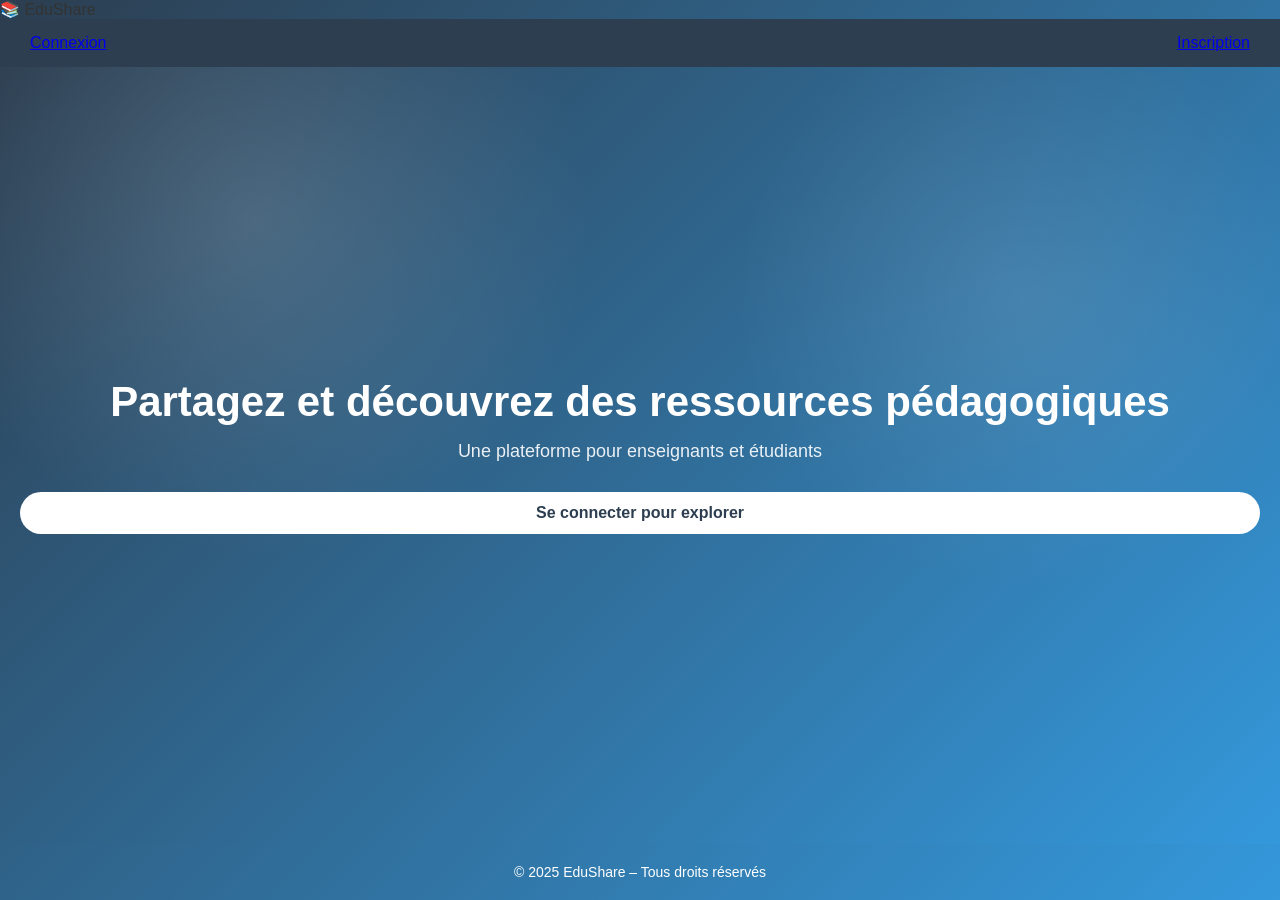
<file: index.html>
<!DOCTYPE html>
<html lang="fr">
<head>
  <meta charset="UTF-8">
  <meta name="viewport" content="width=device-width, initial-scale=1.0">
  <title>EduShare – Ressources Pédagogiques</title>
  <link rel="stylesheet" href="css/style.css">
</head>
<body>


  <header>
    <div class="logo">📚 EduShare</div>
    <nav>
      <a href="http://localhost/ressources-pedagogiques/pages/login.php">Connexion</a>
      <a href="http://localhost/ressources-pedagogiques/pages/register.php">Inscription</a>
    </nav>
  </header>

  <section class="hero">
    <h1>Partagez et découvrez des ressources pédagogiques</h1>
    <p>Une plateforme pour enseignants et étudiants</p>
    <a href="http://localhost/ressources-pedagogiques/pages/login.php" class="btn">Se connecter pour explorer</a>
  </section>

  <footer>
    <p>© 2025 EduShare – Tous droits réservés</p>
  </footer>

  <script src="js/main.js"></script>
</body>
</html>
</file>
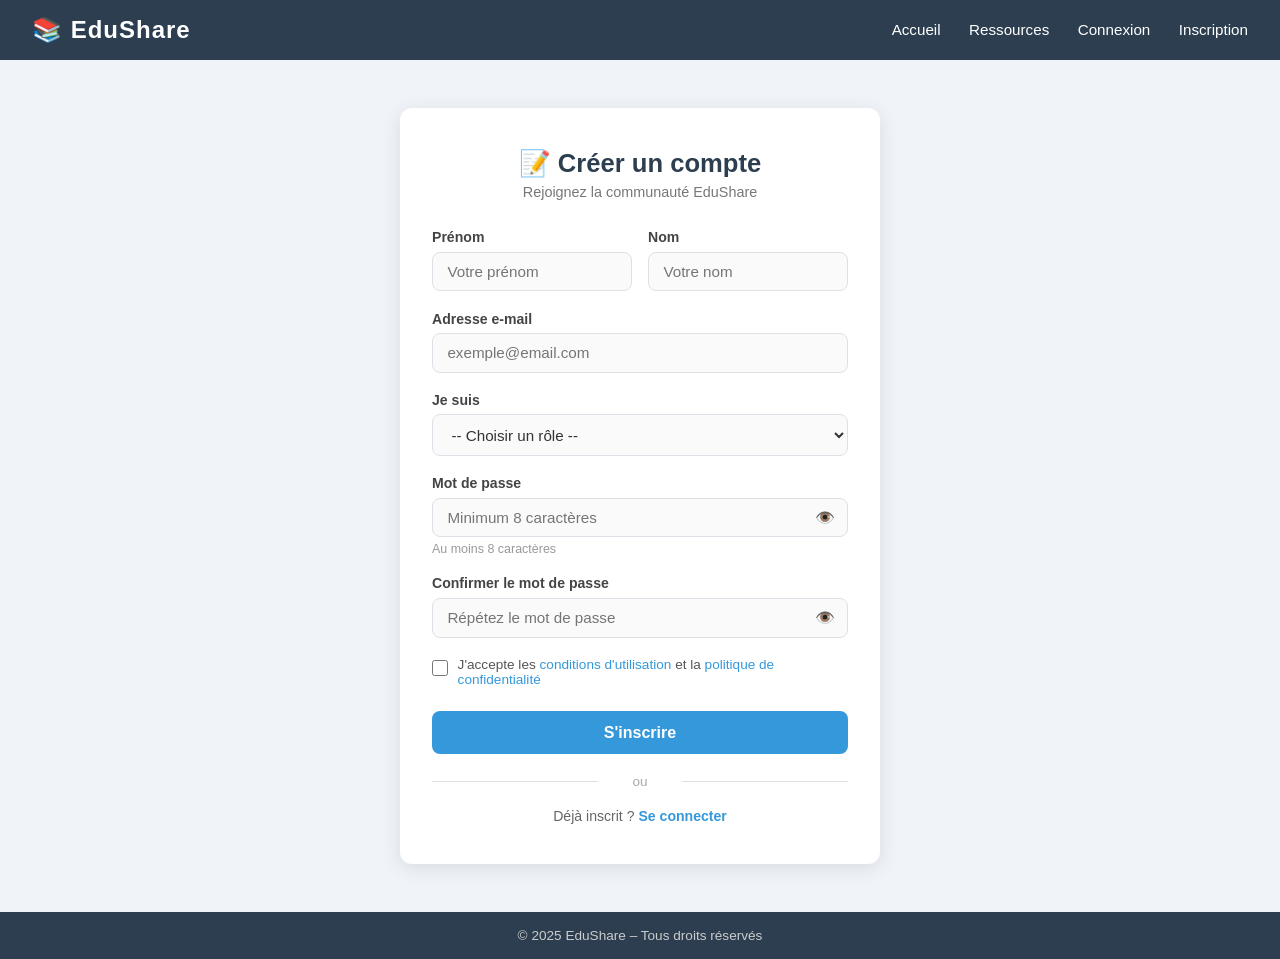
<file: register.html>
<!DOCTYPE html>
<html lang="fr">
<head>
  <meta charset="UTF-8">
  <meta name="viewport" content="width=device-width, initial-scale=1.0">
  <title>EduShare – Inscription</title>
  <style>
    * {
      margin: 0;
      padding: 0;
      box-sizing: border-box;
    }

    body {
      font-family: 'Segoe UI', Tahoma, Geneva, Verdana, sans-serif;
      background: #f0f4f8;
      color: #333;
      min-height: 100vh;
      display: flex;
      flex-direction: column;
    }

    /* ===== HEADER ===== */
    header {
      background: #2c3e50;
      color: white;
      padding: 1rem 2rem;
      display: flex;
      align-items: center;
      justify-content: space-between;
    }

    .logo {
      font-size: 1.5rem;
      font-weight: bold;
      letter-spacing: 1px;
    }

    nav a {
      color: white;
      text-decoration: none;
      margin-left: 1.5rem;
      font-size: 0.95rem;
      transition: color 0.2s;
    }

    nav a:hover {
      color: #3498db;
    }

    /* ===== MAIN CONTENT ===== */
    main {
      flex: 1;
      display: flex;
      align-items: center;
      justify-content: center;
      padding: 3rem 1rem;
    }

    .register-container {
      background: white;
      border-radius: 12px;
      box-shadow: 0 4px 20px rgba(0,0,0,0.1);
      padding: 2.5rem 2rem;
      width: 100%;
      max-width: 480px;
    }

    .register-container h2 {
      text-align: center;
      font-size: 1.6rem;
      margin-bottom: 0.4rem;
      color: #2c3e50;
    }

    .register-container p.subtitle {
      text-align: center;
      font-size: 0.9rem;
      color: #777;
      margin-bottom: 1.8rem;
    }

    .form-group {
      margin-bottom: 1.2rem;
    }

    .form-group label {
      display: block;
      font-size: 0.88rem;
      font-weight: 600;
      margin-bottom: 0.4rem;
      color: #444;
    }

    .form-group input,
    .form-group select {
      width: 100%;
      padding: 0.65rem 0.9rem;
      border: 1.5px solid #dde1e7;
      border-radius: 8px;
      font-size: 0.95rem;
      transition: border-color 0.2s, box-shadow 0.2s;
      outline: none;
      background: #fafafa;
      color: #333;
    }

    .form-group input:focus,
    .form-group select:focus {
      border-color: #3498db;
      box-shadow: 0 0 0 3px rgba(52,152,219,0.15);
      background: white;
    }

    .form-row {
      display: flex;
      gap: 1rem;
    }

    .form-row .form-group {
      flex: 1;
    }

    .password-wrapper {
      position: relative;
    }

    .password-wrapper input {
      padding-right: 2.8rem;
    }

    .toggle-password {
      position: absolute;
      right: 0.8rem;
      top: 50%;
      transform: translateY(-50%);
      background: none;
      border: none;
      cursor: pointer;
      font-size: 1rem;
      color: #999;
      line-height: 1;
    }

    .toggle-password:hover {
      color: #3498db;
    }

    .password-hint {
      font-size: 0.78rem;
      color: #999;
      margin-top: 0.3rem;
    }

    .checkbox-group {
      display: flex;
      align-items: flex-start;
      gap: 0.6rem;
      margin-bottom: 1.5rem;
    }

    .checkbox-group input[type="checkbox"] {
      margin-top: 3px;
      accent-color: #3498db;
      width: 16px;
      height: 16px;
      cursor: pointer;
      flex-shrink: 0;
    }

    .checkbox-group label {
      font-size: 0.85rem;
      color: #555;
      cursor: pointer;
    }

    .checkbox-group label a {
      color: #3498db;
      text-decoration: none;
    }

    .checkbox-group label a:hover {
      text-decoration: underline;
    }

    .btn-submit {
      width: 100%;
      padding: 0.8rem;
      background: #3498db;
      color: white;
      border: none;
      border-radius: 8px;
      font-size: 1rem;
      font-weight: 600;
      cursor: pointer;
      transition: background 0.2s, transform 0.1s;
    }

    .btn-submit:hover {
      background: #2980b9;
    }

    .btn-submit:active {
      transform: scale(0.98);
    }

    .divider {
      text-align: center;
      margin: 1.2rem 0;
      position: relative;
      color: #aaa;
      font-size: 0.85rem;
    }

    .divider::before,
    .divider::after {
      content: '';
      position: absolute;
      top: 50%;
      width: 40%;
      height: 1px;
      background: #e0e0e0;
    }

    .divider::before { left: 0; }
    .divider::after { right: 0; }

    .login-link {
      text-align: center;
      font-size: 0.88rem;
      color: #666;
    }

    .login-link a {
      color: #3498db;
      font-weight: 600;
      text-decoration: none;
    }

    .login-link a:hover {
      text-decoration: underline;
    }

    /* Error & success messages */
    .msg {
      padding: 0.7rem 1rem;
      border-radius: 8px;
      font-size: 0.88rem;
      margin-bottom: 1.2rem;
      display: none;
    }

    .msg.error {
      background: #fdecea;
      color: #c0392b;
      border: 1px solid #f5c6c2;
    }

    .msg.success {
      background: #eafaf1;
      color: #1e8449;
      border: 1px solid #a9dfbf;
    }

    /* ===== FOOTER ===== */
    footer {
      background: #2c3e50;
      color: #ccc;
      text-align: center;
      padding: 1rem;
      font-size: 0.85rem;
    }
  </style>
</head>
<body>

  <header>
    <div class="logo">📚 EduShare</div>
    <nav>
      <a href="../index.html">Accueil</a>
      <a href="ressources.php">Ressources</a>
      <a href="login.php">Connexion</a>
      <a href="register.php">Inscription</a>
    </nav>
  </header>

  <main>
    <div class="register-container">
      <h2>📝 Créer un compte</h2>
      <p class="subtitle">Rejoignez la communauté EduShare</p>

      <div class="msg error" id="error-msg">Veuillez remplir tous les champs correctement.</div>
      <div class="msg success" id="success-msg">Compte créé avec succès ! Redirection...</div>

      <div class="form-row">
        <div class="form-group">
          <label for="prenom">Prénom</label>
          <input type="text" id="prenom" name="prenom" placeholder="Votre prénom" required>
        </div>
        <div class="form-group">
          <label for="nom">Nom</label>
          <input type="text" id="nom" name="nom" placeholder="Votre nom" required>
        </div>
      </div>

      <div class="form-group">
        <label for="email">Adresse e-mail</label>
        <input type="email" id="email" name="email" placeholder="exemple@email.com" required>
      </div>

      <div class="form-group">
        <label for="role">Je suis</label>
        <select id="role" name="role">
          <option value="">-- Choisir un rôle --</option>
          <option value="etudiant">Étudiant</option>
          <option value="enseignant">Enseignant</option>
        </select>
      </div>

      <div class="form-group">
        <label for="password">Mot de passe</label>
        <div class="password-wrapper">
          <input type="password" id="password" name="password" placeholder="Minimum 8 caractères" required>
          <button type="button" class="toggle-password" onclick="togglePwd('password', this)">👁️</button>
        </div>
        <div class="password-hint">Au moins 8 caractères</div>
      </div>

      <div class="form-group">
        <label for="confirm-password">Confirmer le mot de passe</label>
        <div class="password-wrapper">
          <input type="password" id="confirm-password" name="confirm_password" placeholder="Répétez le mot de passe" required>
          <button type="button" class="toggle-password" onclick="togglePwd('confirm-password', this)">👁️</button>
        </div>
      </div>

      <div class="checkbox-group">
        <input type="checkbox" id="terms" name="terms">
        <label for="terms">J'accepte les <a href="#">conditions d'utilisation</a> et la <a href="#">politique de confidentialité</a></label>
      </div>

      <button class="btn-submit" onclick="handleRegister()">S'inscrire</button>

      <div class="divider">ou</div>

      <div class="login-link">
        Déjà inscrit ? <a href="login.php">Se connecter</a>
      </div>
    </div>
  </main>

  <footer>
    <p>© 2025 EduShare – Tous droits réservés</p>
  </footer>

  <script>
    function togglePwd(inputId, btn) {
      const input = document.getElementById(inputId);
      if (input.type === 'password') {
        input.type = 'text';
        btn.textContent = '🙈';
      } else {
        input.type = 'password';
        btn.textContent = '👁️';
      }
    }

    function handleRegister() {
      const prenom = document.getElementById('prenom').value.trim();
      const nom = document.getElementById('nom').value.trim();
      const email = document.getElementById('email').value.trim();
      const role = document.getElementById('role').value;
      const password = document.getElementById('password').value;
      const confirm = document.getElementById('confirm-password').value;
      const terms = document.getElementById('terms').checked;

      const errorMsg = document.getElementById('error-msg');
      const successMsg = document.getElementById('success-msg');
      errorMsg.style.display = 'none';
      successMsg.style.display = 'none';

      if (!prenom || !nom || !email || !role || !password || !confirm) {
        errorMsg.textContent = 'Veuillez remplir tous les champs.';
        errorMsg.style.display = 'block';
        return;
      }

      const emailRegex = /^[^\s@]+@[^\s@]+\.[^\s@]+$/;
      if (!emailRegex.test(email)) {
        errorMsg.textContent = 'Adresse e-mail invalide.';
        errorMsg.style.display = 'block';
        return;
      }

      if (password.length < 8) {
        errorMsg.textContent = 'Le mot de passe doit contenir au moins 8 caractères.';
        errorMsg.style.display = 'block';
        return;
      }

      if (password !== confirm) {
        errorMsg.textContent = 'Les mots de passe ne correspondent pas.';
        errorMsg.style.display = 'block';
        return;
      }

      if (!terms) {
        errorMsg.textContent = 'Vous devez accepter les conditions d\'utilisation.';
        errorMsg.style.display = 'block';
        return;
      }

      successMsg.style.display = 'block';
    }
  </script>

</body>
</html>
</file>
<file: css/style.css>
* {
    margin: 0;
    padding: 0;
    box-sizing: border-box;
}

html {
    min-height: 100%;
    background: linear-gradient(135deg, #2c3e50, #3498db);
}

body {
    font-family: 'Segoe UI', Tahoma, Geneva, Verdana, sans-serif;
    background: linear-gradient(135deg, #2c3e50, #3498db);
    color: #333;
    min-height: 100vh;
    display: flex;
    flex-direction: column;
}

nav {
    background-color: #2c3e50;
    padding: 15px 30px;
    display: flex;
    justify-content: space-between;
    align-items: center;
}

nav .logo {
    color: white;
    font-size: 22px;
    font-weight: bold;
    text-decoration: none;
}

nav ul {
    list-style: none;
    display: flex;
    gap: 20px;
}

nav ul li a {
    color: white;
    text-decoration: none;
    font-size: 15px;
    transition: color 0.3s;
}

nav ul li a:hover {
    color: #3498db;
}

.hero {
    background: linear-gradient(135deg, #2c3e50, #3498db);
    color: white;
    text-align: center;
    padding: 140px 20px;
    flex: 1;
    display: flex;
    flex-direction: column;
    justify-content: center;
    position: relative;
    overflow: hidden;
}

.hero::before {
    content: "";
    position: absolute;
    inset: 0;
    background:
        radial-gradient(circle at 20% 20%, rgba(255, 255, 255, 0.14), transparent 28%),
        radial-gradient(circle at 80% 30%, rgba(255, 255, 255, 0.10), transparent 25%);
    pointer-events: none;
}

.hero h1,
.hero p,
.hero .btn {
    position: relative;
    z-index: 1;
}

.hero h1 {
    font-size: 42px;
    margin-bottom: 15px;
}

.hero p {
    font-size: 18px;
    margin-bottom: 30px;
    opacity: 0.9;
}

.hero .btn {
    background-color: white;
    color: #2c3e50;
    padding: 12px 30px;
    border-radius: 25px;
    text-decoration: none;
    font-weight: bold;
    font-size: 16px;
    transition: all 0.3s;
}

.hero .btn:hover {
    background-color: #3498db;
    color: white;
}

.features {
    display: none !important;
}

.search-section {
    text-align: center;
    padding: 40px 20px;
    background-color: white;
    box-shadow: 0 2px 10px rgba(0,0,0,0.1);
}

.search-section input {
    width: 50%;
    padding: 12px 20px;
    border: 2px solid #3498db;
    border-radius: 25px 0 0 25px;
    font-size: 15px;
    outline: none;
}

.search-section button {
    padding: 12px 25px;
    background-color: #3498db;
    color: white;
    border: none;
    border-radius: 0 25px 25px 0;
    cursor: pointer;
    font-size: 15px;
    transition: background 0.3s;
}

.search-section button:hover {
    background-color: #2980b9;
}

.resources-section {
    padding: 50px 30px;
}

.resources-section h2 {
    text-align: center;
    font-size: 28px;
    margin-bottom: 30px;
    color: #2c3e50;
}

.cards-grid {
    display: grid;
    grid-template-columns: repeat(auto-fit, minmax(250px, 1fr));
    gap: 25px;
}

.card {
    background: white;
    border-radius: 12px;
    padding: 25px;
    box-shadow: 0 4px 15px rgba(0,0,0,0.08);
    transition: transform 0.3s;
}

.card:hover {
    transform: translateY(-5px);
}

.card .icon {
    font-size: 40px;
    margin-bottom: 15px;
}

.card h3 {
    font-size: 18px;
    margin-bottom: 10px;
    color: #2c3e50;
}

.card p {
    color: #666;
    font-size: 14px;
    line-height: 1.6;
}

.card .tag {
    display: inline-block;
    margin-top: 12px;
    padding: 4px 12px;
    background-color: #eaf4fd;
    color: #3498db;
    border-radius: 15px;
    font-size: 12px;
}

footer {
    background-color: transparent;
    color: white;
    text-align: center;
    padding: 20px;
    font-size: 14px;
}
</file>
